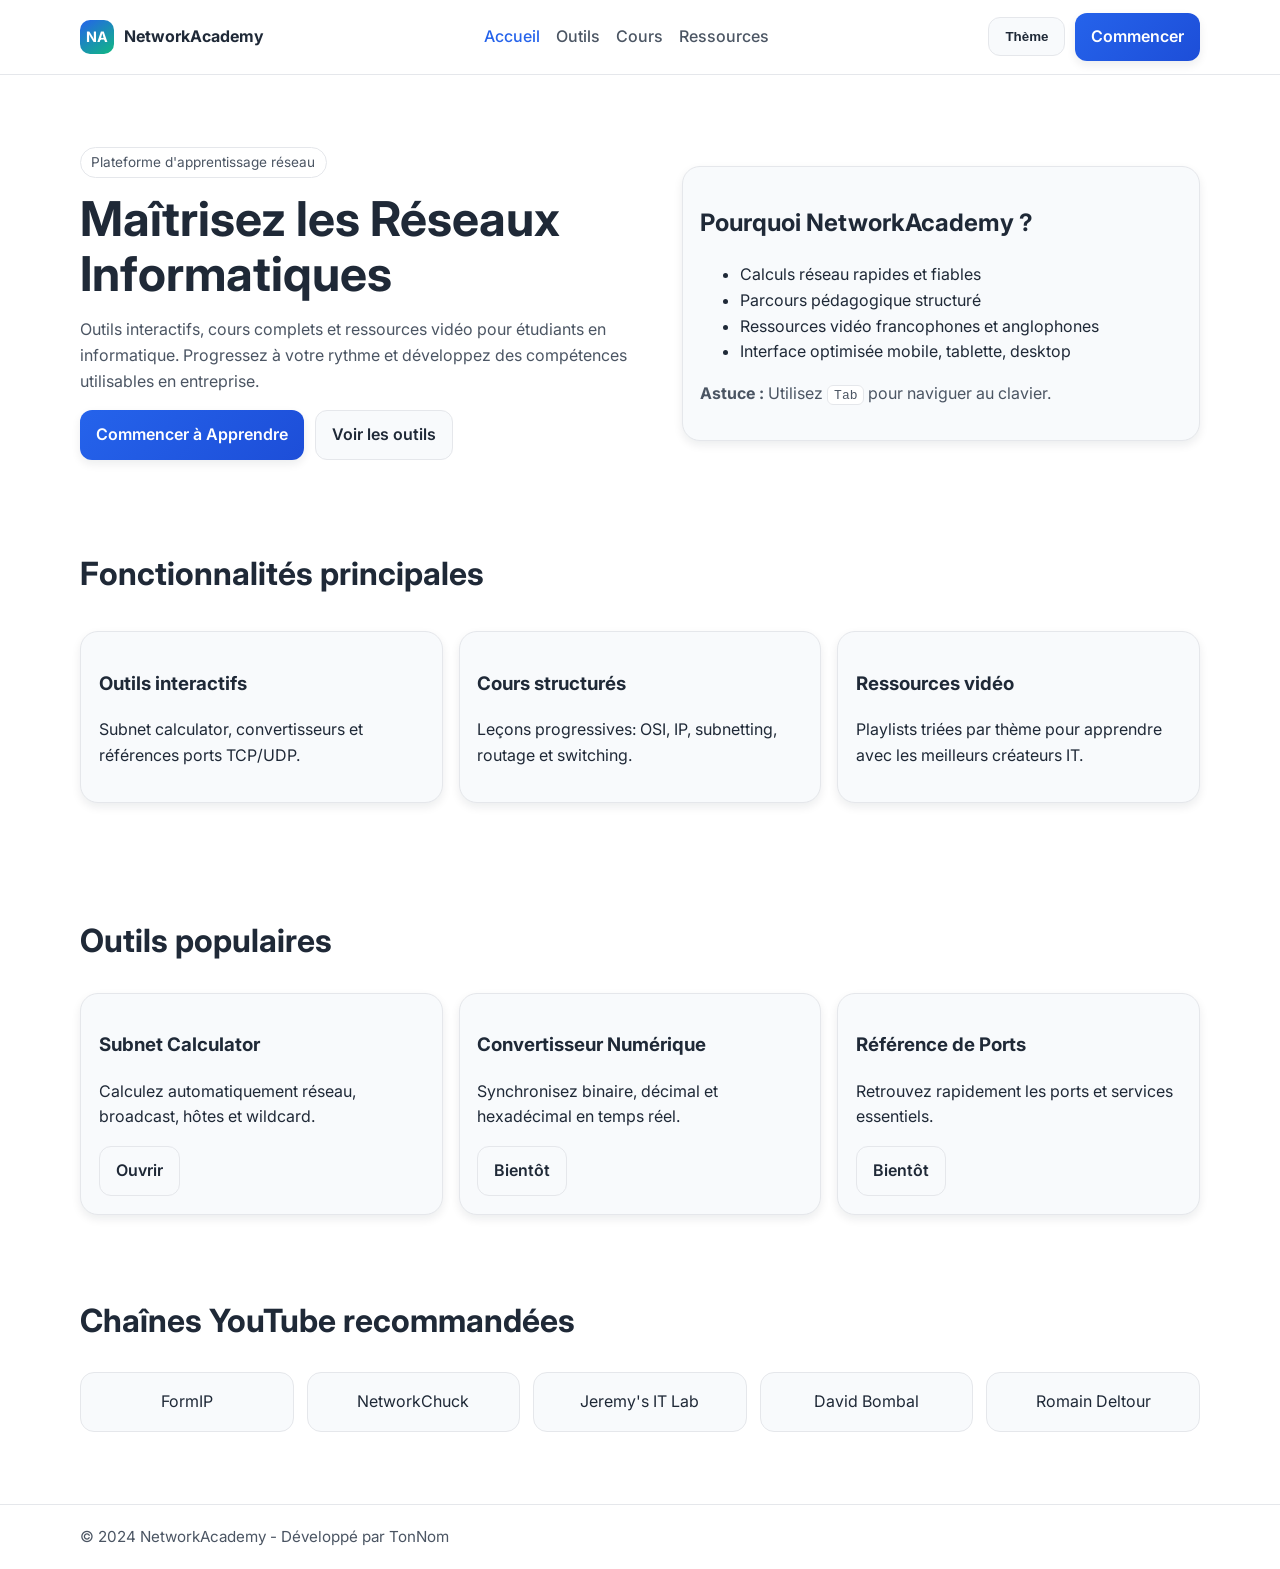
<file: network-academy/index.html>
<!doctype html>
<html lang="fr">
  <head>
    <meta charset="UTF-8" />
    <meta name="viewport" content="width=device-width, initial-scale=1.0" />
    <title>NetworkAcademy | Apprentissage Réseau</title>
    <meta
      name="description"
      content="Maîtrisez les réseaux informatiques avec des outils interactifs, des cours complets et des ressources vidéo."
    />
    <link rel="preconnect" href="https://fonts.googleapis.com" />
    <link rel="preconnect" href="https://fonts.gstatic.com" crossorigin />
    <link
      href="https://fonts.googleapis.com/css2?family=Inter:wght@400;500;600;700;800&display=swap"
      rel="stylesheet"
    />
    <link rel="stylesheet" href="css/style.css" />
  </head>
  <body>
    <header class="site-header">
      <div class="container">
        <a class="logo" href="index.html">
          <span class="logo-mark">NA</span>
          <span>NetworkAcademy</span>
        </a>

        <nav class="nav-links" aria-label="Navigation principale">
          <a href="index.html" class="active">Accueil</a>
          <a href="tools/subnet-calculator.html">Outils</a>
          <a href="courses/osi-model.html">Cours</a>
          <a href="resources/youtube-playlists.html">Ressources</a>
        </nav>

        <div class="header-actions">
          <button type="button" class="btn btn-secondary" data-theme-toggle aria-label="Changer de thème">
            Thème
          </button>
          <a class="btn btn-primary" href="tools/subnet-calculator.html">Commencer</a>
        </div>
      </div>
    </header>

    <main>
      <section class="hero">
        <div class="container hero-grid">
          <div class="fade-in">
            <span class="tag">Plateforme d'apprentissage réseau</span>
            <h1>Maîtrisez les Réseaux Informatiques</h1>
            <p>
              Outils interactifs, cours complets et ressources vidéo pour étudiants en informatique.
              Progressez à votre rythme et développez des compétences utilisables en entreprise.
            </p>
            <div class="inline">
              <a class="btn btn-primary" href="tools/subnet-calculator.html">Commencer à Apprendre</a>
              <a class="btn btn-secondary" href="#outils-populaires">Voir les outils</a>
            </div>
          </div>

          <aside class="card fade-in" aria-label="Aperçu des performances">
            <h2>Pourquoi NetworkAcademy ?</h2>
            <ul>
              <li>Calculs réseau rapides et fiables</li>
              <li>Parcours pédagogique structuré</li>
              <li>Ressources vidéo francophones et anglophones</li>
              <li>Interface optimisée mobile, tablette, desktop</li>
            </ul>
            <p><strong>Astuce :</strong> Utilisez <kbd>Tab</kbd> pour naviguer au clavier.</p>
          </aside>
        </div>
      </section>

      <section class="section container fade-in">
        <h2>Fonctionnalités principales</h2>
        <div class="feature-grid">
          <article class="card">
            <h3>Outils interactifs</h3>
            <p>Subnet calculator, convertisseurs et références ports TCP/UDP.</p>
          </article>
          <article class="card">
            <h3>Cours structurés</h3>
            <p>Leçons progressives: OSI, IP, subnetting, routage et switching.</p>
          </article>
          <article class="card">
            <h3>Ressources vidéo</h3>
            <p>Playlists triées par thème pour apprendre avec les meilleurs créateurs IT.</p>
          </article>
        </div>
      </section>

      <section id="outils-populaires" class="section container fade-in">
        <h2>Outils populaires</h2>
        <div class="tools-preview">
          <article class="card">
            <h3>Subnet Calculator</h3>
            <p>Calculez automatiquement réseau, broadcast, hôtes et wildcard.</p>
            <a class="btn btn-secondary" href="tools/subnet-calculator.html">Ouvrir</a>
          </article>
          <article class="card">
            <h3>Convertisseur Numérique</h3>
            <p>Synchronisez binaire, décimal et hexadécimal en temps réel.</p>
            <a class="btn btn-secondary" href="tools/binary-converter.html">Bientôt</a>
          </article>
          <article class="card">
            <h3>Référence de Ports</h3>
            <p>Retrouvez rapidement les ports et services essentiels.</p>
            <a class="btn btn-secondary" href="tools/port-reference.html">Bientôt</a>
          </article>
        </div>
      </section>

      <section class="section container fade-in">
        <h2>Chaînes YouTube recommandées</h2>
        <div class="channel-grid">
          <div class="channel-item">FormIP</div>
          <div class="channel-item">NetworkChuck</div>
          <div class="channel-item">Jeremy's IT Lab</div>
          <div class="channel-item">David Bombal</div>
          <div class="channel-item">Romain Deltour</div>
        </div>
      </section>
    </main>

    <footer class="site-footer">
      <div class="container">© 2024 NetworkAcademy - Développé par TonNom</div>
    </footer>

    <script src="js/main.js"></script>
  </body>
</html>
</file>
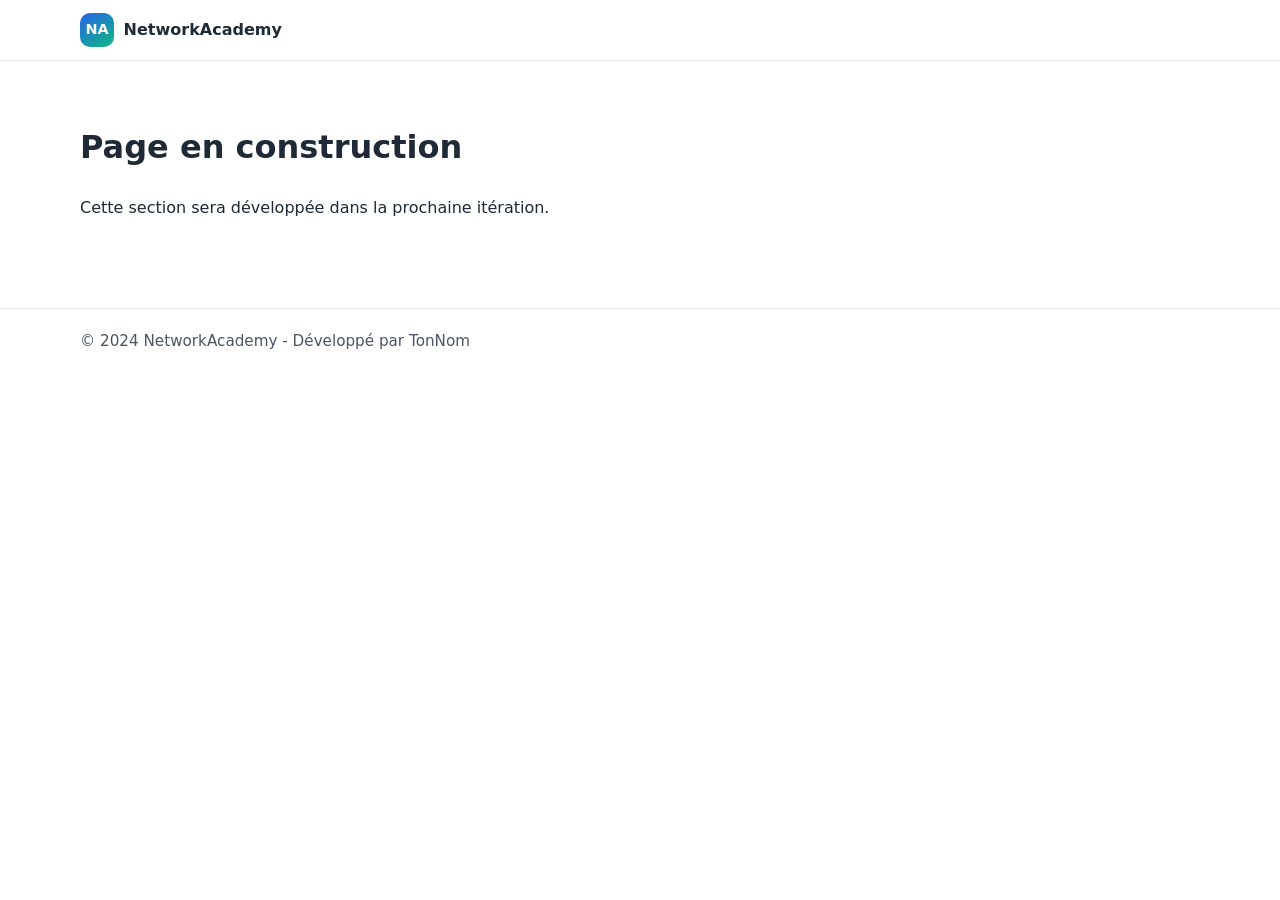
<file: network-academy/courses/osi-model.html>
<!doctype html>
<html lang="fr">
  <head>
    <meta charset="UTF-8" />
    <meta name="viewport" content="width=device-width, initial-scale=1.0" />
    <title>NetworkAcademy</title>
    <link rel="stylesheet" href="../css/style.css" />
  </head>
  <body>
    <header class="site-header"><div class="container"><a class="logo" href="../index.html"><span class="logo-mark">NA</span><span>NetworkAcademy</span></a></div></header>
    <main class="section"><div class="container"><h1>Page en construction</h1><p>Cette section sera développée dans la prochaine itération.</p></div></main>
    <footer class="site-footer"><div class="container">© 2024 NetworkAcademy - Développé par TonNom</div></footer>
    <script src="../js/main.js"></script>
  </body>
</html>
</file>
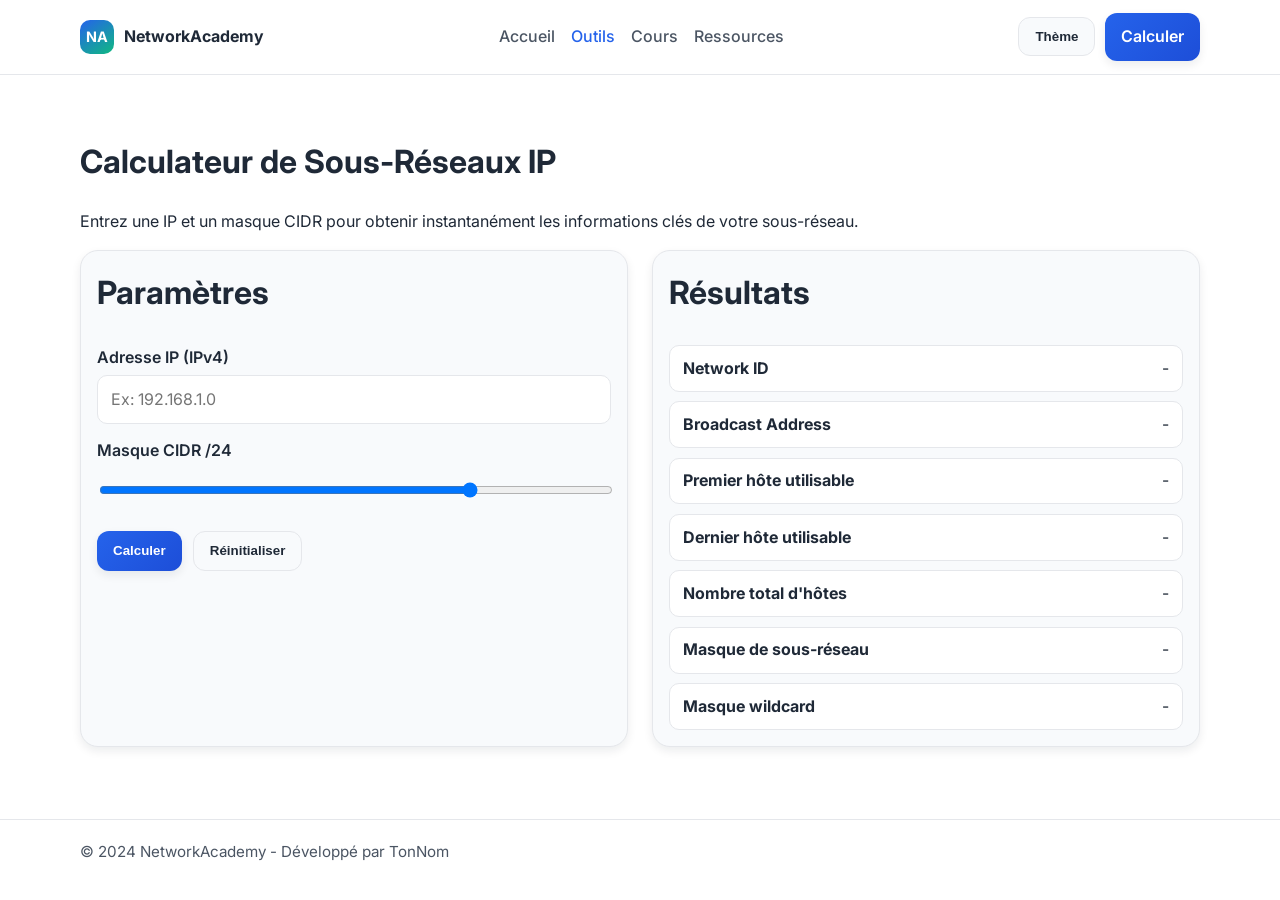
<file: network-academy/tools/subnet-calculator.html>
<!doctype html>
<html lang="fr">
  <head>
    <meta charset="UTF-8" />
    <meta name="viewport" content="width=device-width, initial-scale=1.0" />
    <title>Subnet Calculator | NetworkAcademy</title>
    <link rel="preconnect" href="https://fonts.googleapis.com" />
    <link rel="preconnect" href="https://fonts.gstatic.com" crossorigin />
    <link
      href="https://fonts.googleapis.com/css2?family=Inter:wght@400;500;600;700;800&display=swap"
      rel="stylesheet"
    />
    <link rel="stylesheet" href="../css/style.css" />
  </head>
  <body>
    <header class="site-header">
      <div class="container">
        <a class="logo" href="../index.html">
          <span class="logo-mark">NA</span>
          <span>NetworkAcademy</span>
        </a>

        <nav class="nav-links" aria-label="Navigation principale">
          <a href="../index.html">Accueil</a>
          <a href="subnet-calculator.html" class="active">Outils</a>
          <a href="../courses/osi-model.html">Cours</a>
          <a href="../resources/youtube-playlists.html">Ressources</a>
        </nav>

        <div class="header-actions">
          <button type="button" class="btn btn-secondary" data-theme-toggle aria-label="Changer de thème">
            Thème
          </button>
          <a class="btn btn-primary" href="#subnet-form">Calculer</a>
        </div>
      </div>
    </header>

    <main class="section">
      <div class="container">
        <h1>Calculateur de Sous-Réseaux IP</h1>
        <p>
          Entrez une IP et un masque CIDR pour obtenir instantanément les informations clés de votre
          sous-réseau.
        </p>

        <div class="subnet-layout fade-in">
          <section class="form-card" aria-labelledby="subnet-form-title">
            <h2 id="subnet-form-title">Paramètres</h2>
            <form id="subnet-form" novalidate>
              <div class="form-row">
                <label for="ipAddress">Adresse IP (IPv4)</label>
                <input
                  type="text"
                  id="ipAddress"
                  name="ipAddress"
                  placeholder="Ex: 192.168.1.0"
                  inputmode="decimal"
                  required
                />
              </div>

              <div class="form-row">
                <label for="cidrMask">Masque CIDR <span id="cidrDisplay">/24</span></label>
                <input type="range" id="cidrMask" name="cidrMask" min="1" max="32" value="24" />
              </div>

              <div class="inline">
                <button type="submit" class="btn btn-primary">Calculer</button>
                <button type="button" id="resetSubnet" class="btn btn-secondary">Réinitialiser</button>
              </div>
              <p id="subnetLoading" hidden>Calcul en cours...</p>
            </form>
          </section>

          <section class="results-card" aria-labelledby="subnet-results-title">
            <h2 id="subnet-results-title">Résultats</h2>
            <div class="result-list">
              <div class="result-item"><strong>Network ID</strong><span id="networkId">-</span></div>
              <div class="result-item"><strong>Broadcast Address</strong><span id="broadcastAddress">-</span></div>
              <div class="result-item"><strong>Premier hôte utilisable</strong><span id="firstHost">-</span></div>
              <div class="result-item"><strong>Dernier hôte utilisable</strong><span id="lastHost">-</span></div>
              <div class="result-item"><strong>Nombre total d'hôtes</strong><span id="totalHosts">-</span></div>
              <div class="result-item"><strong>Masque de sous-réseau</strong><span id="subnetMask">-</span></div>
              <div class="result-item"><strong>Masque wildcard</strong><span id="wildcardMask">-</span></div>
            </div>
          </section>
        </div>
      </div>
    </main>

    <footer class="site-footer">
      <div class="container">© 2024 NetworkAcademy - Développé par TonNom</div>
    </footer>

    <script src="../js/main.js"></script>
    <script src="../js/subnet-calculator.js"></script>
  </body>
</html>
</file>
<file: network-academy/css/style.css>
:root {
  --color-primary: #2563eb;
  --color-primary-dark: #1d4ed8;
  --color-bg: #ffffff;
  --color-surface: #f8fafc;
  --color-text: #1f2937;
  --color-text-soft: #4b5563;
  --color-accent: #10b981;
  --color-border: #e5e7eb;
  --shadow-sm: 0 4px 10px rgba(15, 23, 42, 0.08);
  --shadow-md: 0 10px 25px rgba(15, 23, 42, 0.12);
}

[data-theme="dark"] {
  --color-bg: #0b1220;
  --color-surface: #111827;
  --color-text: #e5e7eb;
  --color-text-soft: #9ca3af;
  --color-border: #1f2937;
  --shadow-sm: 0 4px 10px rgba(0, 0, 0, 0.35);
  --shadow-md: 0 10px 25px rgba(0, 0, 0, 0.45);
}

* {
  box-sizing: border-box;
}

html {
  scroll-behavior: smooth;
}

body {
  margin: 0;
  font-family: "Inter", "Poppins", system-ui, -apple-system, sans-serif;
  background: var(--color-bg);
  color: var(--color-text);
  line-height: 1.6;
}

img {
  max-width: 100%;
}

.container {
  width: min(1120px, calc(100% - 2rem));
  margin-inline: auto;
}

.site-header {
  position: sticky;
  top: 0;
  z-index: 1000;
  backdrop-filter: blur(12px);
  background: color-mix(in srgb, var(--color-bg) 85%, transparent);
  border-bottom: 1px solid var(--color-border);
}

.site-header .container {
  display: flex;
  align-items: center;
  justify-content: space-between;
  gap: 1rem;
  padding: 0.8rem 0;
}

.logo {
  display: inline-flex;
  align-items: center;
  gap: 0.6rem;
  text-decoration: none;
  color: var(--color-text);
  font-weight: 700;
}

.logo-mark {
  inline-size: 34px;
  block-size: 34px;
  display: inline-grid;
  place-items: center;
  border-radius: 10px;
  background: linear-gradient(145deg, var(--color-primary), var(--color-accent));
  color: #fff;
  font-size: 0.9rem;
}

.nav-links {
  display: flex;
  align-items: center;
  gap: 1rem;
}

.nav-links a {
  text-decoration: none;
  color: var(--color-text-soft);
  font-weight: 500;
  transition: color 0.2s ease;
}

.nav-links a:hover,
.nav-links a:focus-visible,
.nav-links a.active {
  color: var(--color-primary);
}

.header-actions {
  display: flex;
  align-items: center;
  gap: 0.6rem;
}

.btn {
  border: 0;
  border-radius: 12px;
  padding: 0.7rem 1rem;
  font-weight: 600;
  cursor: pointer;
  text-decoration: none;
  display: inline-flex;
  align-items: center;
  justify-content: center;
  transition: transform 0.2s ease, box-shadow 0.2s ease, background 0.2s ease;
}

.btn:hover,
.btn:focus-visible {
  transform: translateY(-1px);
}

.btn-primary {
  background: linear-gradient(135deg, var(--color-primary), var(--color-primary-dark));
  color: #fff;
  box-shadow: var(--shadow-sm);
}

.btn-secondary {
  background: var(--color-surface);
  color: var(--color-text);
  border: 1px solid var(--color-border);
}

.hero {
  padding: 4.5rem 0 3rem;
}

.hero-grid {
  display: grid;
  grid-template-columns: 1.1fr 1fr;
  gap: 2rem;
  align-items: center;
}

.hero h1 {
  margin: 0;
  font-size: clamp(2rem, 5vw, 3rem);
  line-height: 1.15;
}

.hero p {
  color: var(--color-text-soft);
  max-width: 58ch;
}

.tag {
  display: inline-block;
  font-size: 0.85rem;
  padding: 0.25rem 0.65rem;
  border: 1px solid var(--color-border);
  border-radius: 999px;
  margin-bottom: 0.8rem;
  color: var(--color-text-soft);
}

.feature-grid {
  display: grid;
  grid-template-columns: repeat(auto-fit, minmax(210px, 1fr));
  gap: 1rem;
  margin: 2rem 0;
}

.card {
  background: var(--color-surface);
  border: 1px solid var(--color-border);
  border-radius: 18px;
  padding: 1.1rem;
  box-shadow: var(--shadow-sm);
}

.section {
  padding: 2.5rem 0;
}

.section h2 {
  margin-top: 0;
  font-size: clamp(1.4rem, 3vw, 2rem);
}

.tools-preview {
  display: grid;
  grid-template-columns: repeat(auto-fit, minmax(220px, 1fr));
  gap: 1rem;
}

.channel-grid {
  display: grid;
  grid-template-columns: repeat(auto-fit, minmax(160px, 1fr));
  gap: 0.8rem;
}

.channel-item {
  text-align: center;
  padding: 1rem;
  border-radius: 14px;
  background: var(--color-surface);
  border: 1px solid var(--color-border);
}

.subnet-layout {
  display: grid;
  grid-template-columns: 1fr 1fr;
  gap: 1.5rem;
}

.form-card,
.results-card {
  background: var(--color-surface);
  border: 1px solid var(--color-border);
  border-radius: 18px;
  padding: 1rem;
  box-shadow: var(--shadow-sm);
}

label {
  display: block;
  font-weight: 600;
  margin-bottom: 0.3rem;
}

input,
select {
  width: 100%;
  padding: 0.65rem 0.8rem;
  border: 1px solid var(--color-border);
  border-radius: 10px;
  font: inherit;
  background: var(--color-bg);
  color: var(--color-text);
}

.form-row {
  margin-bottom: 0.9rem;
}

.inline {
  display: flex;
  gap: 0.7rem;
}

.result-list {
  display: grid;
  gap: 0.6rem;
}

.result-item {
  display: flex;
  justify-content: space-between;
  gap: 1rem;
  padding: 0.6rem 0.8rem;
  border-radius: 10px;
  background: var(--color-bg);
  border: 1px solid var(--color-border);
}

kbd {
  padding: 0.1rem 0.35rem;
  border-radius: 6px;
  border: 1px solid var(--color-border);
  background: var(--color-bg);
}

.site-footer {
  margin-top: 2rem;
  padding: 1.25rem 0;
  border-top: 1px solid var(--color-border);
  color: var(--color-text-soft);
  font-size: 0.95rem;
}

.fade-in {
  opacity: 0;
  transform: translateY(18px);
  transition: opacity 0.5s ease, transform 0.5s ease;
}

.fade-in.visible {
  opacity: 1;
  transform: translateY(0);
}

.sr-only {
  position: absolute;
  width: 1px;
  height: 1px;
  padding: 0;
  margin: -1px;
  overflow: hidden;
  clip: rect(0, 0, 0, 0);
  white-space: nowrap;
  border: 0;
}

@media (max-width: 880px) {
  .hero-grid,
  .subnet-layout {
    grid-template-columns: 1fr;
  }

  .site-header .container {
    flex-wrap: wrap;
  }

  .nav-links {
    order: 3;
    width: 100%;
    justify-content: center;
    padding-top: 0.3rem;
  }
}
</file>
